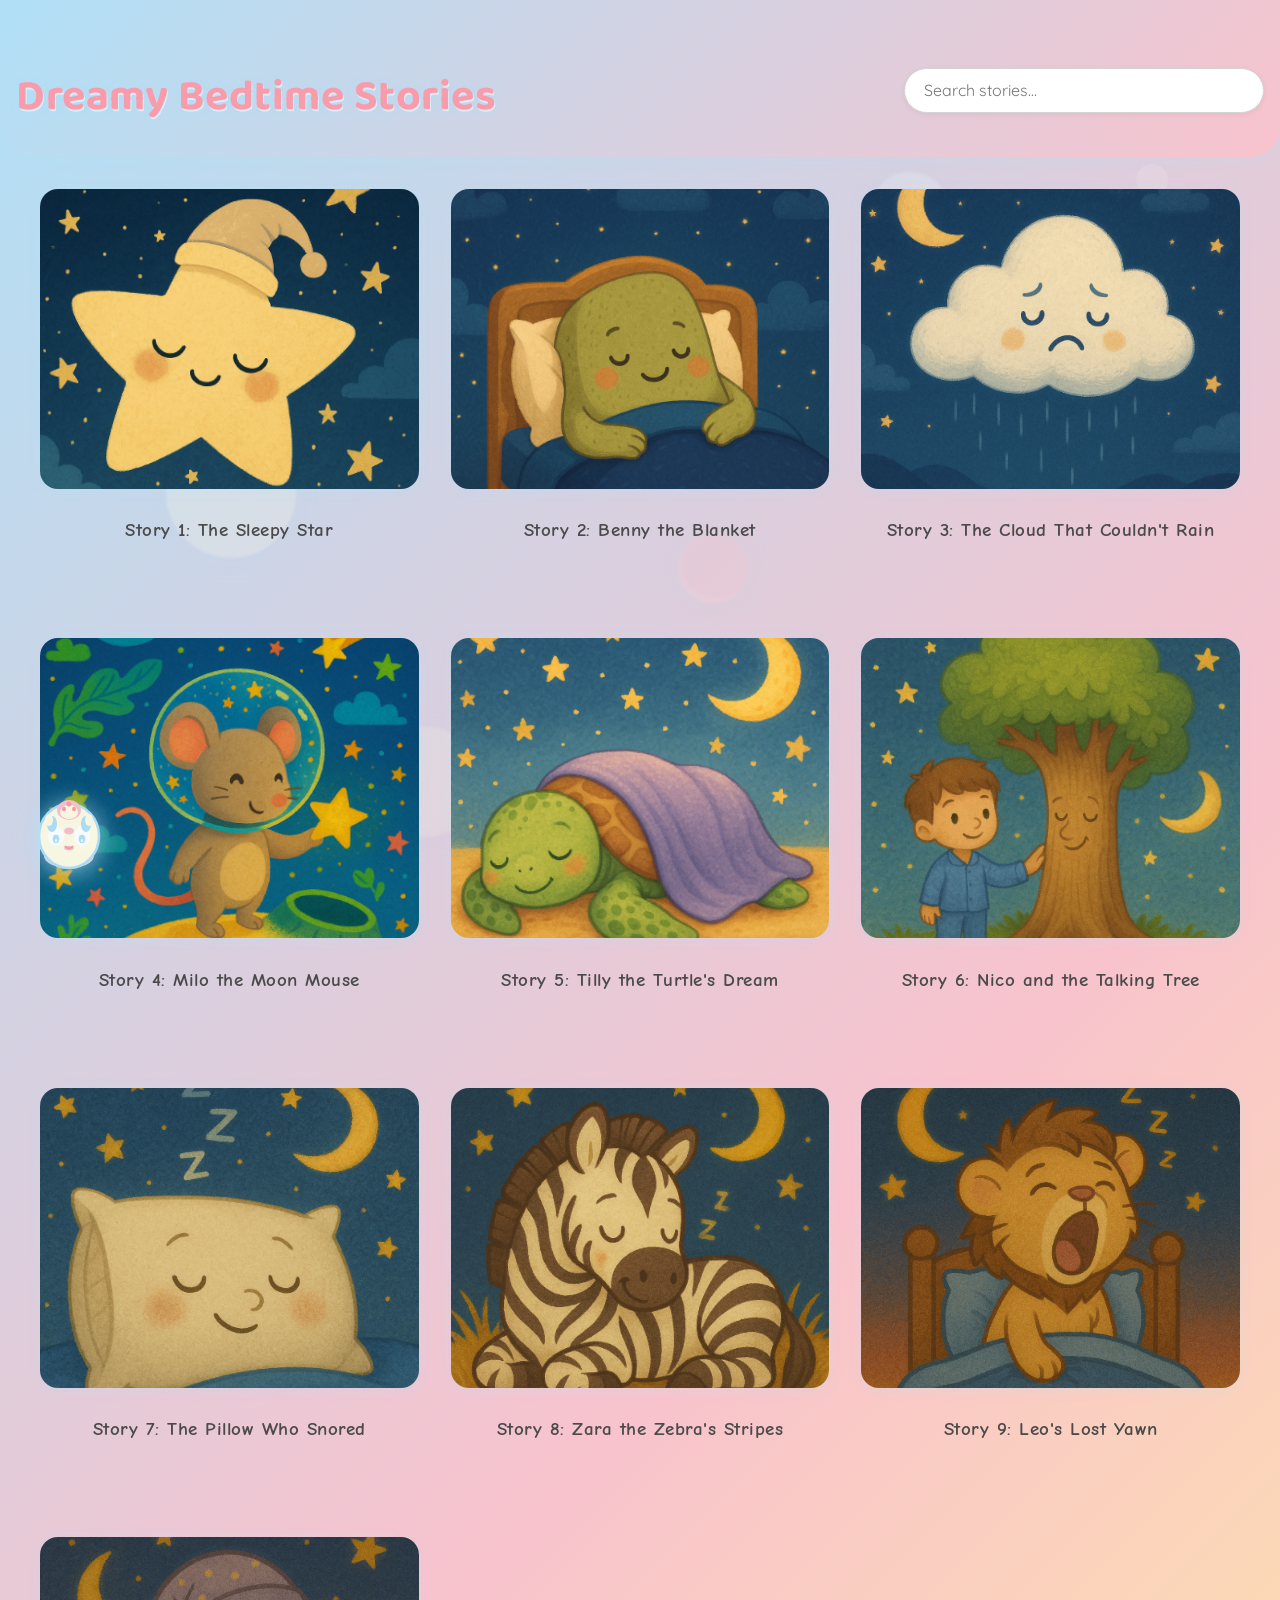
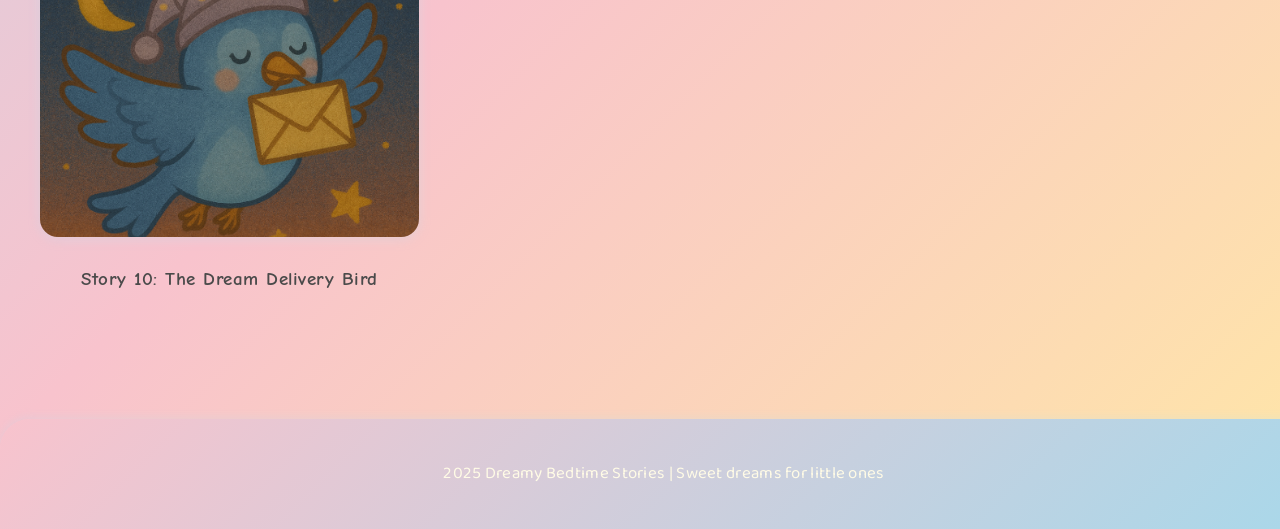
<file: index.html>
<!DOCTYPE html>
<html lang="en">
<head>
    <meta charset="UTF-8">
    <meta name="viewport" content="width=device-width, initial-scale=1.0">
    <title>Dreamy Bedtime Stories</title>
    <link rel="preconnect" href="https://fonts.googleapis.com">
    <link rel="preconnect" href="https://fonts.gstatic.com" crossorigin>
    <link href="https://fonts.googleapis.com/css2?family=Comic+Neue:wght@400;700&family=Quicksand:wght@400;700&family=Baloo+2:wght@400;700&family=Nunito:wght@400;700&display=swap" rel="stylesheet">
    <link rel="stylesheet" href="styles.css">
    <style>
    .header-content {
        display: flex;
        align-items: center;
        justify-content: space-between;
        flex-wrap: wrap;
        position: relative;
    }
    .header-content h1, .header-content .tagline {
        margin-right: auto;
    }
    .search-container {
        position: relative;
        margin-left: 1.5rem;
        margin-right: 2.5rem;
        margin-top: 0.5rem;
        min-width: 230px;
        max-width: 320px;
        width: 100%;
    }
    #search-bar {
        width: 100%;
        padding: 0.7rem 1.2rem;
        border-radius: 25px;
        border: 1px solid #d3d3d3;
        font-size: 1rem;
        font-family: 'Quicksand', sans-serif;
        outline: none;
        box-shadow: 0 2px 6px rgba(0,0,0,0.05);
        transition: border 0.2s;
    }
    #search-bar:focus {
        border: 1.5px solid #a8d8ea;
    }
    .suggestions-list {
        position: absolute;
        left: 0;
        right: 0;
        top: 110%;
        background: rgba(255, 251, 230, 0.99);
        border-radius: 22px;
        box-shadow: 0 8px 32px #b0e0f7cc, 0 2px 12px #f8c3cd55;
        z-index: 50;
        padding: 0.5rem 0.2rem 0.5rem 0.2rem;
        margin-top: 0.3rem;
        list-style: none;
        max-height: 320px;
        overflow-y: auto;
        display: none;
        border: 2.5px solid #b0e0f7;
        font-family: 'Baloo 2', 'Quicksand', 'Comic Neue', 'Nunito', sans-serif;
        font-size: 1.22rem;
        outline: 3px solid #ffe6a7;
        outline-offset: 2px;
        filter: drop-shadow(0 0 12px #f8c3cd88);
    }
    .suggestions-list.active {
        display: block;
    }
    .suggestions-list li {
        padding: 1.2rem 1.6rem;
        font-size: 1.18rem;
        color: #7e7eea;
        cursor: pointer;
        border-radius: 16px;
        transition: background 0.16s, color 0.16s, box-shadow 0.13s;
        outline: none;
        margin: 0.12rem 0.3rem;
        box-shadow: 0 2px 8px #b0e0f733;
        background: none;
    }
    .suggestions-list li:hover, .suggestions-list li:focus {
        background: linear-gradient(90deg, #b0e0f7 60%, #f8c3cd 100%);
        color: #fff;
        box-shadow: 0 4px 16px #f8c3cd44;
    }

    @media (max-width: 700px) {
        .header-content {
            flex-direction: column;
            align-items: flex-start;
        }
        .search-container {
            margin: 1rem 0 0 0;
            width: 100%;
            max-width: 100%;
        }
    }

        .stories-grid {
            display: grid;
            grid-template-columns: repeat(3, 1fr);
            gap: 2rem;
            padding: 0 2rem 4rem;
            max-width: 1200px;
            margin: 0 auto;
        }
        .story-card {
            background: var(--card-bg, #fff);
            border-radius: 15px;
            overflow: hidden;
            box-shadow: 0 4px 6px rgba(0,0,0,0.1);
            transition: all 0.3s ease;
            display: flex;
            flex-direction: column;
            align-items: center;
        }
        .story-card:hover {
            transform: translateY(-5px);
            box-shadow: 0 10px 20px rgba(0,0,0,0.15);
        }
        .story-cover {
            width: 100%;
            height: 300px;
            object-fit: cover;
            border-radius: 18px;
            box-shadow: 0 2px 12px #b0e0f744;
            display: block;
            background: #fffbe6;
            transition: transform 0.2s cubic-bezier(.45,.05,.55,.95);
        }
        @media (max-width: 600px) {
            .story-cover {
                height: 180px;
            }
        }
        .story-title {
            padding: 1.2rem;
            text-align: center;
            font-size: 1.2rem;
            color: #4a4a4a;
            font-family: 'Comic Neue', cursive;
            min-height: 60px;
        }
        /* Center last card if only one in last row */
        .stories-grid .story-card.last {
            grid-column: 2 / 3;
        }
        @media (max-width: 900px) {
            .stories-grid { grid-template-columns: repeat(2, 1fr); }
            .stories-grid .story-card.last { grid-column: 1 / -1; justify-self: center; }
        }
        @media (max-width: 600px) {
            .stories-grid { grid-template-columns: 1fr; }
            .stories-grid .story-card.last { grid-column: 1; }
        }
    .bubble-bg {
  position: fixed;
  top: 0; left: 0; width: 100vw; height: 100vh;
  z-index: 0;
  pointer-events: none;
  overflow: hidden;
}
.stories-grid {
  position: relative;
  z-index: 2;
}

.bubble {
  position: absolute;
  border-radius: 50%;
  opacity: var(--bubble-opacity, 0.22);
  background: var(--bubble-bg, radial-gradient(circle at 55% 40%, #fffbe6 70%, #b0e0f7 100%));
  filter: blur(1.2px) drop-shadow(0 2px 14px #b0e0f755);
  animation: var(--bubble-anim, bubble-drift1) var(--bubble-dur, 19s) ease-in-out infinite;
  transition: opacity 0.3s;
}
@keyframes bubble-drift1 {
  0% { transform: translate(0, 0) scale(1); opacity: 0.17; }
  12% { transform: translate(-7vw, -8vh) scale(1.08); }
  30% { transform: translate(4vw, -18vh) scale(0.92); }
  55% { transform: translate(-9vw, -33vh) scale(1.05); }
  80% { opacity: 0.28; }
  100% { transform: translate(-4vw, -44vh) scale(1); opacity: 0.07; }
}
@keyframes bubble-drift2 {
  0% { transform: translate(0, 0) scale(1); opacity: 0.19; }
  25% { transform: translate(8vw, -12vh) scale(0.96); }
  50% { transform: translate(-5vw, -27vh) scale(1.1); }
  80% { opacity: 0.24; }
  100% { transform: translate(7vw, -52vh) scale(1.04); opacity: 0.06; }
}
@keyframes bubble-drift3 {
  0% { transform: translate(0, 0) scale(1); opacity: 0.18; }
  20% { transform: translate(-4vw, -9vh) scale(1.07); }
  40% { transform: translate(6vw, -20vh) scale(0.97); }
  60% { transform: translate(-2vw, -31vh) scale(1.03); }
  80% { opacity: 0.25; }
  100% { transform: translate(3vw, -46vh) scale(1.01); opacity: 0.07; }
}

</style>
</head>
<body>
<div class="bubble-bg">
  <div class="bubble" style="width: 90px; height: 90px; left: 7vw; bottom: 4vh; --bubble-bg: radial-gradient(circle at 55% 40%, #f8f4e6 70%, #b0e0f7 100%); --bubble-opacity: 0.19; --bubble-anim: bubble-drift1; --bubble-dur: 46s; animation-delay: 0s;"></div>
  <div class="bubble" style="width: 60px; height: 60px; left: 18vw; bottom: 11vh; --bubble-bg: radial-gradient(circle at 55% 40%, #e8f9fb 70%, #b0e0f7 100%); --bubble-opacity: 0.22; --bubble-anim: bubble-drift2; --bubble-dur: 38s; animation-delay: 3s;"></div>
  <div class="bubble" style="width: 110px; height: 110px; left: 29vw; bottom: 7vh; --bubble-bg: radial-gradient(circle at 55% 40%, #fffbe6 65%, #e3d1f2 100%); --bubble-opacity: 0.17; --bubble-anim: bubble-drift3; --bubble-dur: 42s; animation-delay: 5s;"></div>
  <div class="bubble" style="width: 75px; height: 75px; left: 44vw; bottom: 3vh; --bubble-bg: radial-gradient(circle at 55% 40%, #f8c3cd 60%, #b0e0f7 100%); --bubble-opacity: 0.26; --bubble-anim: bubble-drift2; --bubble-dur: 36s; animation-delay: 2s;"></div>
  <div class="bubble" style="width: 65px; height: 65px; left: 59vw; bottom: 13vh; --bubble-bg: radial-gradient(circle at 55% 40%, #e3d1f2 70%, #b0e0f7 100%); --bubble-opacity: 0.23; --bubble-anim: bubble-drift1; --bubble-dur: 44s; animation-delay: 4s;"></div>
  <div class="bubble" style="width: 95px; height: 95px; left: 73vw; bottom: 6vh; --bubble-bg: radial-gradient(circle at 55% 40%, #fffbe6 60%, #f8c3cd 100%); --bubble-opacity: 0.21; --bubble-anim: bubble-drift3; --bubble-dur: 50s; animation-delay: 7s;"></div>
  <div class="bubble" style="width: 55px; height: 55px; left: 84vw; bottom: 16vh; --bubble-bg: radial-gradient(circle at 55% 40%, #e8f9fb 60%, #b0e0f7 100%); --bubble-opacity: 0.18; --bubble-anim: bubble-drift2; --bubble-dur: 32s; animation-delay: 6s;"></div>
  <div class="bubble" style="width: 130px; height: 130px; left: 13vw; bottom: 38vh; --bubble-bg: radial-gradient(circle at 55% 40%, #fffbe6 70%, #e3d1f2 100%); --bubble-opacity: 0.24; --bubble-anim: bubble-drift3; --bubble-dur: 42s; animation-delay: 8s;"></div>
  <div class="bubble" style="width: 70px; height: 70px; left: 53vw; bottom: 33vh; --bubble-bg: radial-gradient(circle at 55% 40%, #f8c3cd 60%, #fffbe6 100%); --bubble-opacity: 0.28; --bubble-anim: bubble-drift1; --bubble-dur: 34s; animation-delay: 1s;"></div>
  <div class="bubble" style="width: 85px; height: 85px; left: 82vw; bottom: 47vh; --bubble-bg: radial-gradient(circle at 55% 40%, #e3d1f2 65%, #b0e0f7 100%); --bubble-opacity: 0.19; --bubble-anim: bubble-drift2; --bubble-dur: 40s; animation-delay: 10s;"></div>
  <div class="bubble" style="width: 120px; height: 120px; left: 37vw; bottom: 62vh; --bubble-bg: radial-gradient(circle at 55% 40%, #fffbe6 70%, #b0e0f7 100%); --bubble-opacity: 0.18; --bubble-anim: bubble-drift3; --bubble-dur: 46s; animation-delay: 12s;"></div>
  <div class="bubble" style="width: 80px; height: 80px; left: 68vw; bottom: 72vh; --bubble-bg: radial-gradient(circle at 55% 40%, #e8f9fb 60%, #e3d1f2 100%); --bubble-opacity: 0.23; --bubble-anim: bubble-drift1; --bubble-dur: 38s; animation-delay: 13s;"></div>
</div>
    <header>
    <div class="header-content">
        <h1>Dreamy Bedtime Stories</h1>
        <div class="search-container">
            <input type="text" id="search-bar" placeholder="Search stories..." autocomplete="off" />
            <ul id="search-suggestions" class="suggestions-list"></ul>
        </div>
    </div>
</header>
    <main class="stories-grid">
  <!-- Story 1 -->
  <div class="story-box">
    <a href="story1.html" class="story-link">
      <img src="story1.png" alt="Story 1: The Sleepy Star" class="story-cover" />
      <div class="story-title">Story 1: The Sleepy Star</div>
    </a>
  </div>
  <!-- Story 2 -->
  <div class="story-box">
    <a href="story2.html" class="story-link">
      <img src="story2.png" alt="Story 2: Benny the Blanket" class="story-cover" />
      <div class="story-title">Story 2: Benny the Blanket</div>
    </a>
  </div>
  <!-- Story 3 -->
  <div class="story-box">
    <a href="story3.html" class="story-link">
      <img src="story3.png" alt="Story 3: The Cloud That Couldn't Rain" class="story-cover" />
      <div class="story-title">Story 3: The Cloud That Couldn't Rain</div>
    </a>
  </div>
  <!-- Story 4 -->
  <div class="story-box">
    <a href="story4.html" class="story-link">
      <img src="story4.png" alt="Story 4: Milo the Moon Mouse" class="story-cover" />
      <div class="story-title">Story 4: Milo the Moon Mouse</div>
    </a>
  </div>
  <!-- Story 5 -->
  <div class="story-box">
    <a href="story5.html" class="story-link">
      <img src="story5.png" alt="Story 5: Tilly the Turtle's Dream" class="story-cover" />
      <div class="story-title">Story 5: Tilly the Turtle's Dream</div>
    </a>
  </div>
  <!-- Story 6 -->
  <div class="story-box">
    <a href="story6.html" class="story-link">
      <img src="story6.png" alt="Story 6: Nico and the Talking Tree" class="story-cover" />
      <div class="story-title">Story 6: Nico and the Talking Tree</div>
    </a>
  </div>
  <!-- Story 7 -->
  <div class="story-box">
    <a href="story7.html" class="story-link">
      <img src="story7.png" alt="Story 7: The Pillow Who Snored" class="story-cover" />
      <div class="story-title">Story 7: The Pillow Who Snored</div>
    </a>
  </div>
  <!-- Story 8 -->
  <div class="story-box">
    <a href="story8.html" class="story-link">
      <img src="story8.png" alt="Story 8: Zara the Zebra's Stripes" class="story-cover" />
      <div class="story-title">Story 8: Zara the Zebra's Stripes</div>
    </a>
  </div>
  <!-- Story 9 -->
  <div class="story-box">
    <a href="story9.html" class="story-link">
      <img src="story9.png" alt="Story 9: Leo's Lost Yawn" class="story-cover" />
      <div class="story-title">Story 9: Leo's Lost Yawn</div>
    </a>
  </div>
  <!-- Story 10 -->
  <div class="story-box">
    <a href="story10.html" class="story-link">
      <img src="story10.png" alt="Story 10: The Dream Delivery Bird" class="story-cover" />
      <div class="story-title">Story 10: The Dream Delivery Bird</div>
    </a>
  </div>


</main>
    <footer>
        <p> 2025 Dreamy Bedtime Stories | Sweet dreams for little ones</p>
    </footer>
    <!-- Cute mascot: Sleepy Owl SVG in bottom left corner -->
    <svg id="mascot" viewBox="0 0 90 90" width="90" height="90" xmlns="http://www.w3.org/2000/svg">
      <g>
        <ellipse cx="45" cy="70" rx="25" ry="12" fill="#e5d1f2"/>
        <ellipse cx="45" cy="50" rx="30" ry="32" fill="#fffbe6" stroke="#b0e0f7" stroke-width="2.5"/>
        <ellipse cx="32" cy="50" rx="8" ry="10" fill="#fff"/>
        <ellipse cx="58" cy="50" rx="8" ry="10" fill="#fff"/>
        <ellipse cx="32" cy="53" rx="3.3" ry="4.2" fill="#b0e0f7"/>
        <ellipse cx="58" cy="53" rx="3.3" ry="4.2" fill="#b0e0f7"/>
        <ellipse cx="32" cy="54.5" rx="1.1" ry="1.5" fill="#fff"/>
        <ellipse cx="58" cy="54.5" rx="1.1" ry="1.5" fill="#fff"/>
        <ellipse cx="45" cy="62" rx="5" ry="2.3" fill="#f8c3cd"/>
        <path d="M41 60 Q45 65 49 60" stroke="#f89cab" stroke-width="2" fill="none"/>
        <ellipse cx="45" cy="45" rx="5" ry="3.5" fill="#f8c3cd"/>
        <ellipse cx="28" cy="38" rx="5" ry="8" fill="#b0e0f7"/>
        <ellipse cx="62" cy="38" rx="5" ry="8" fill="#b0e0f7"/>
        <ellipse cx="25" cy="34" rx="4" ry="6" fill="#fffbe6"/>
        <ellipse cx="65" cy="34" rx="4" ry="6" fill="#fffbe6"/>
        <ellipse cx="45" cy="24" rx="12" ry="10" fill="#f8c3cd"/>
        <ellipse cx="45" cy="26" rx="9" ry="7" fill="#fffbe6"/>
        <ellipse cx="40" cy="23" rx="2" ry="2.2" fill="#f89cab"/>
        <ellipse cx="50" cy="23" rx="2" ry="2.2" fill="#f89cab"/>
        <ellipse cx="45" cy="18" rx="2.5" ry="2.5" fill="#f89cab"/>
      </g>
    </svg>
    <div id="hearts-container"></div>
<script>
// --- Mascot heart animation logic ---
const mascot = document.getElementById('mascot');
const heartsContainer = document.getElementById('hearts-container');

function randomBetween(a, b) {
    return a + Math.random() * (b - a);
}

function createHeart() {
    // SVG heart shape
    const size = randomBetween(22, 36); // px
    const duration = randomBetween(1.4, 2.1); // seconds
    const leftOffset = randomBetween(-30, 30); // px
    const opacity = randomBetween(0.7, 1);
    const color = Math.random() > 0.5 ? '#f89cab' : '#f8c3cd';
    const heart = document.createElementNS('http://www.w3.org/2000/svg', 'svg');
    heart.setAttribute('viewBox', '0 0 32 29');
    heart.setAttribute('width', size);
    heart.setAttribute('height', size);
    heart.classList.add('heart');
    heart.style.left = `calc(50% + ${leftOffset}px)`;
    heart.style.opacity = opacity;
    heart.style.animationDuration = duration + 's';
    heart.innerHTML = `<path d="M23.6,2.6c-2.4,0-4.6,1.4-5.6,3.5C16,4,13.8,2.6,11.4,2.6C7.2,2.6,4,6,4,10.2c0,6.7,11.1,15.3,11.6,15.7 c0.3,0.2,0.7,0.2,1,0C26,25.5,28,16.9,28,10.2C28,6,24.8,2.6,23.6,2.6z" fill="${color}" fill-opacity="0.77"/>`;
    heartsContainer.appendChild(heart);
    setTimeout(() => {
        heart.remove();
    }, duration * 1000);
}

let wiggleTimeout;
mascot.addEventListener('click', () => {
    // Prevent accidental text selection
    if (window.getSelection) {
        const sel = window.getSelection();
        if (sel && sel.removeAllRanges) sel.removeAllRanges();
    } else if (document.selection) {
        document.selection.empty();
    }
    createHeart();
    mascot.classList.remove('wiggle'); // restart wiggle
    void mascot.offsetWidth; // force reflow
    mascot.classList.add('wiggle');
    // Allow rapid clicking for more hearts
});
mascot.addEventListener('animationend', (e) => {
    if (e.animationName === 'mascot-wiggle') {
        mascot.classList.remove('wiggle');
    }
});

// --- End mascot heart logic ---

// Story titles and their corresponding pages
const stories = [
    { title: "Story 1: The Sleepy Star", page: "story1.html" },
    { title: "Story 2: Benny the Blanket", page: "story2.html" },
    { title: "Story 3: The Cloud That Couldn't Rain", page: "story3.html" },
    { title: "Story 4: Milo the Moon Mouse", page: "story4.html" },
    { title: "Story 5: Tilly the Turtle's Dream", page: "story5.html" },
    { title: "Story 6: Nico and the Talking Tree", page: "story6.html" },
    { title: "Story 7: The Pillow Who Snored", page: "story7.html" },
    { title: "Story 8: Zara the Zebra's Stripes", page: "story8.html" },
    { title: "Story 9: Leo's Lost Yawn", page: "story9.html" },
    { title: "Story 10: The Dream Delivery Bird", page: "story10.html" }
];

const searchBar = document.getElementById('search-bar');
const suggestions = document.getElementById('search-suggestions');

searchBar.addEventListener('input', function() {
    const query = this.value.trim().toLowerCase();
    suggestions.innerHTML = '';
    if (query.length === 0) {
        suggestions.classList.remove('active');
        return;
    }
    // Show titles that contain the query anywhere (case-insensitive)
    const filtered = stories.filter(story => story.title.toLowerCase().includes(query));
    if (filtered.length === 0) {
        suggestions.classList.remove('active');
        return;
    }
    filtered.forEach(story => {
        const li = document.createElement('li');
        li.textContent = story.title;
        li.tabIndex = 0;
        li.onclick = () => window.location.href = story.page;
        li.onkeydown = (e) => { if (e.key === 'Enter') window.location.href = story.page; };
        suggestions.appendChild(li);
    });
    suggestions.classList.add('active');
});

// Hide suggestions when clicking outside
window.addEventListener('click', function(e) {
    if (!document.querySelector('.search-container').contains(e.target)) {
        suggestions.classList.remove('active');
    }
});
</script>
</body>
</html>
</file>
<file: styles.css>
/* Dreamy, comforting, child-friendly bedtime theme for ages 5-8 */
@import url('https://fonts.googleapis.com/css2?family=Baloo+2:wght@400;700&family=Comic+Neue:wght@400;700&family=Quicksand:wght@400;700&family=Nunito:wght@400;700&display=swap');

:root {
    --primary-color: #b0e0f7;
    --secondary-color: #f8c3cd;
    --accent-color: #ffe6a7;
    --mint: #b8f2e6;
    --lavender: #e5d1f2;
    --peach: #ffdad7;
    --yellow: #fffbe6;
    --text-color: #4a4a4a;
    --card-bg: #fffbe6ee;
    --shadow: 0 6px 18px #b0e0f733, 0 1.5px 6px #f8c3cd33;
    --border-radius: 30px;
    --transition: all 0.3s cubic-bezier(.45,.05,.55,.95);
}

body {
    font-family: 'Baloo 2', 'Comic Neue', 'Quicksand', 'Nunito', sans-serif;
    line-height: 1.7;
    color: var(--text-color);
    background: linear-gradient(135deg, #b0e0f7 0%, #f8c3cd 60%, #ffe6a7 100%);
    min-height: 100vh;
    padding: 0;
    margin: 0;
    position: relative;
    overflow-x: hidden;
}

/* Subtle dreamy cloud/star SVG background overlay */
body::before {
    content: '';
    position: fixed;
    top: 0;
    left: 0;
    width: 100vw;
    height: 100vh;
    pointer-events: none;
    z-index: 0;
    background: url('data:image/svg+xml;utf8,<svg width="100%25" height="100%25" xmlns="http://www.w3.org/2000/svg"><g opacity="0.13"><ellipse cx="120" cy="80" rx="80" ry="30" fill="%23fff"/><ellipse cx="70%25" cy="60" rx="60" ry="22" fill="%23fff"/><ellipse cx="80%25" cy="90%25" rx="70" ry="28" fill="%23fff"/><circle cx="90%25" cy="20%25" r="16" fill="%23fff"/><circle cx="18%25" cy="90%25" r="14" fill="%23fff"/><circle cx="60%25" cy="80%25" r="12" fill="%23fff"/><circle cx="40%25" cy="30%25" r="10" fill="%23fff"/><circle cx="85%25" cy="50%25" r="8" fill="%23fff"/></g></svg>') repeat;
    background-size: cover;
    animation: dreamy-clouds 20s linear infinite alternate;
}

@keyframes dreamy-clouds {
    from { background-position: 0 0; }
    to { background-position: 100px 60px; }
}

h1, h2, h3, h4 {
    font-family: 'Baloo 2', 'Comic Neue', 'Quicksand', 'Nunito', cursive, sans-serif;
    font-weight: 700;
    color: #7e7eea;
    letter-spacing: 0.5px;
    text-shadow: 1px 2px 0 #fff7, 0 1px 8px #b0e0f7cc;
}

h1 {
    font-size: 2.7rem;
    color: #f89cab;
    margin-bottom: 0.4rem;
}

h2 {
    font-size: 1.5rem;
    color: #7e7eea;
}

.story-title, .story-card h2, .story-title {
    color: #7e7eea;
}

a {
    text-decoration: none;
    color: inherit;
    font-family: inherit;
}

header {
    background: linear-gradient(135deg, #b0e0f7 0%, #f8c3cd 100%);
    color: white;
    text-align: center;
    padding: 2rem 1rem 1rem 1rem;
    margin-bottom: 2rem;
    box-shadow: 0 4px 12px #b0e0f733;
    border-bottom-left-radius: 30px;
    border-bottom-right-radius: 30px;
    z-index: 2;
    position: relative;
}

.tagline {
    font-size: 1.2rem;
    font-style: italic;
    color: #fffbe6;
    text-shadow: 1px 1px 2px #f8c3cd77;
    margin-bottom: 0.7rem;
}

.stories-grid {
    display: grid;
    grid-template-columns: repeat(auto-fill, minmax(300px, 1fr));
    gap: 2rem;
    padding: 0 2rem 4rem;
    max-width: 1400px;
    margin: 0 auto;
    z-index: 1;
}

.story-card {
    background: var(--card-bg);
    border-radius: var(--border-radius);
    overflow: hidden;
    box-shadow: var(--shadow);
    transition: var(--transition);
    display: flex;
    flex-direction: column;
    border: 2.5px solid #ffe6a7;
    animation: fadeIn 0.7s cubic-bezier(.45,.05,.55,.95) both;
}

.story-card:hover {
    transform: translateY(-7px) scale(1.03);
    box-shadow: 0 14px 28px #f8c3cd44, 0 3px 12px #b0e0f733;
    border-color: #b0e0f7;
}

.story-image {
    width: 100%;
    height: 200px;
    background-size: cover;
    background-position: center;
    transition: var(--transition);
    border-radius: 30px 30px 0 0;
    box-shadow: 0 2px 12px #b0e0f744;
}

.story-title {
    text-align: center;
    font-size: 1.18rem;
    color: #7e7eea;
    margin: 0.7rem 0 0.5rem 0;
    font-family: 'Baloo 2', 'Comic Neue', 'Quicksand', 'Nunito', cursive, sans-serif;
    letter-spacing: 0.5px;
    font-weight: 700;
    background: none;
    padding: 0;
    line-height: 1.2;
}


footer {
    background: linear-gradient(135deg, #f8c3cd 0%, #a8d8ea 100%);
    color: #fffbe6;
    text-align: center;
    padding: 1.5rem;
    font-size: 1.05rem;
    position: relative;
    bottom: 0;
    width: 100%;
    box-shadow: 0 -2px 10px #b0e0f733;
    letter-spacing: 0.3px;
    border-top-left-radius: 30px;
    border-top-right-radius: 30px;
}

.story-content {
    background: var(--card-bg);
    padding: 2rem;
    border-radius: var(--border-radius);
    box-shadow: 0 4px 14px #b0e0f733;
    line-height: 1.8;
    font-size: 1.18rem;
    color: #4a4a4a;
    font-family: 'Quicksand', 'Nunito', 'Comic Neue', 'Baloo 2', sans-serif;
    margin-bottom: 1.5rem;
}

.back-button {
    display: inline-block;
    background: linear-gradient(90deg, #b0e0f7 0%, #f8c3cd 100%);
    color: #7e7eea;
    padding: 1rem 2.2rem;
    border-radius: 50px;
    margin: 2rem 0;
    text-decoration: none;
    font-weight: 700;
    box-shadow: 0 4px 12px #b0e0f733;
    transition: var(--transition);
    border: none;
    cursor: pointer;
    font-family: 'Baloo 2', 'Comic Neue', 'Quicksand', sans-serif;
    font-size: 1.1rem;
    letter-spacing: 0.5px;
    outline: none;
}

.back-button:hover, .back-button:focus {
    transform: translateY(-2px) scale(1.05);
    box-shadow: 0 8px 24px #f8c3cd55;
    background: linear-gradient(90deg, #ffe6a7 0%, #b0e0f7 100%);
    color: #f89cab;
}

/* Animation */
@keyframes fadeIn {
    from { opacity: 0; transform: translateY(20px) scale(0.97); }
    to { opacity: 1; transform: translateY(0) scale(1); }
}

.story-card {
    animation: fadeIn 0.7s cubic-bezier(.45,.05,.55,.95) both;
    opacity: 0;
}

/* Add delay to each card */
.story-card:nth-child(1) { animation-delay: 0.1s; }
.story-card:nth-child(2) { animation-delay: 0.2s; }
.story-card:nth-child(3) { animation-delay: 0.3s; }
.story-card:nth-child(4) { animation-delay: 0.4s; }
.story-card:nth-child(5) { animation-delay: 0.5s; }
.story-card:nth-child(6) { animation-delay: 0.6s; }
.story-card:nth-child(7) { animation-delay: 0.7s; }
.story-card:nth-child(8) { animation-delay: 0.8s; }
.story-card:nth-child(9) { animation-delay: 0.9s; }
.story-card:nth-child(10) { animation-delay: 1.0s; }

/* Mascot styling */
#mascot {
    position: fixed;
    bottom: 24px;
    left: 24px;
    z-index: 99;
    width: 90px;
    height: auto;
    pointer-events: auto;
    cursor: pointer;
    opacity: 0.97;
    filter: drop-shadow(0 3px 12px #b0e0f7cc);
    animation: mascot-bounce 3.5s infinite cubic-bezier(.68,-0.55,.27,1.55);
    transition: transform 0.25s cubic-bezier(.68,-0.55,.27,1.55);
    user-select: none;
}
#hearts-container, .heart {
    user-select: none;
}
#mascot.wiggle {
    animation: mascot-wiggle 0.45s cubic-bezier(.68,-0.55,.27,1.55) 1, mascot-bounce 3.5s infinite cubic-bezier(.68,-0.55,.27,1.55);
}
@keyframes mascot-bounce {
    0%, 100% { transform: translateY(0); }
    50% { transform: translateY(-10px) scale(1.04); }
}
@keyframes mascot-wiggle {
    0% { transform: rotate(0deg) scale(1); }
    20% { transform: rotate(-10deg) scale(1.07); }
    40% { transform: rotate(12deg) scale(1.09); }
    60% { transform: rotate(-8deg) scale(1.08); }
    80% { transform: rotate(8deg) scale(1.06); }
    100% { transform: rotate(0deg) scale(1); }
}

#hearts-container {
    position: fixed;
    left: 69px;
    bottom: 78px;
    pointer-events: none;
    z-index: 100;
    width: 60px;
    height: 120px;
    overflow: visible;
}
.heart {
    position: absolute;
    left: 50%;
    transform: translateX(-50%);
    opacity: 0.85;
    pointer-events: none;
    animation: heart-rise 1.7s forwards;
}
@keyframes heart-rise {
    0% {
        opacity: 0.8;
        transform: translateX(-50%) scale(0.8) translateY(0);
    }
    70% {
        opacity: 1;
        transform: translateX(-50%) scale(1.1) translateY(-80px);
    }
    100% {
        opacity: 0;
        transform: translateX(-50%) scale(1.2) translateY(-160px);
    }
}


/* Responsive Design */
@media (max-width: 1024px) {
    .stories-grid {
        grid-template-columns: repeat(2, 1fr);
    }
}

@media (max-width: 768px) {
    header h1 {
        font-size: 2rem;
    }
    .stories-grid {
        grid-template-columns: 1fr;
        padding: 0 1.5rem 3rem;
    }
    .story-card {
        max-width: 400px;
        margin: 0 auto;
        width: 100%;
    }
    .story-container {
        padding: 0 1.5rem 3rem;
    }
}
</file>
